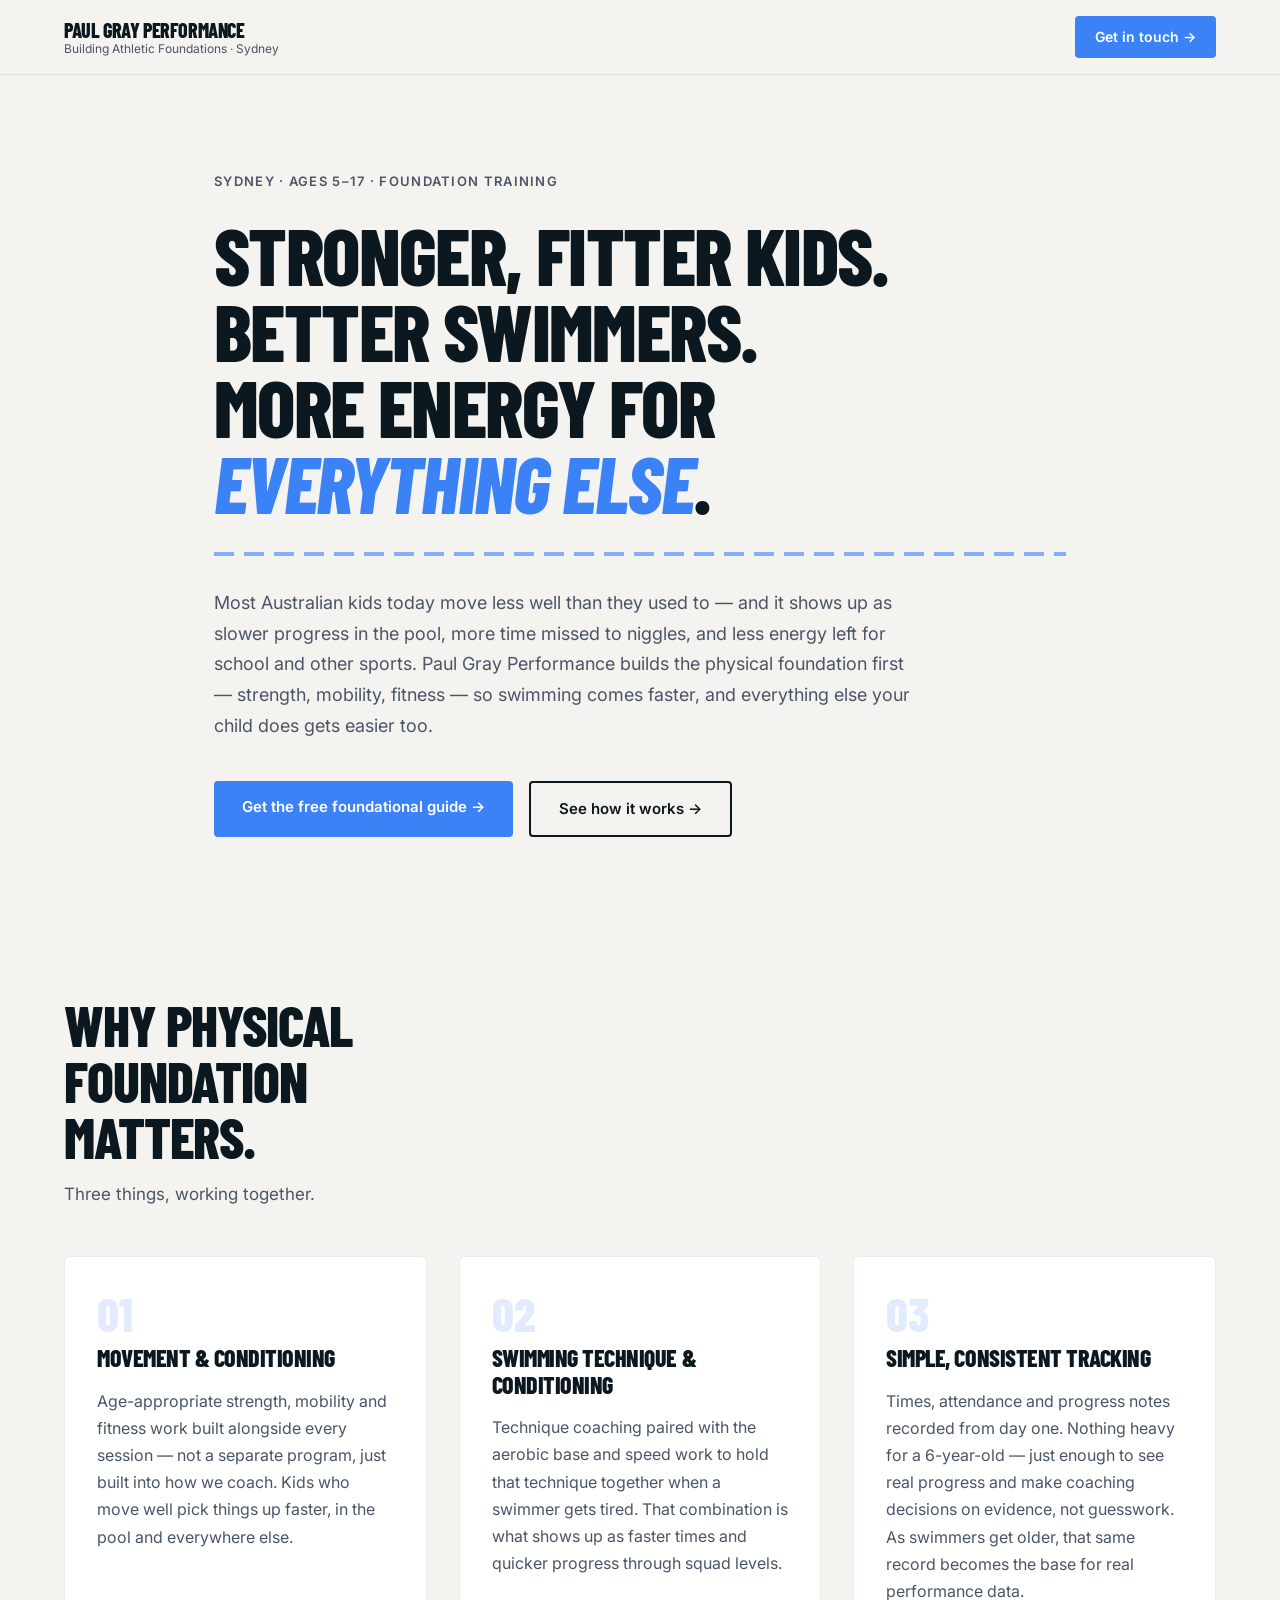
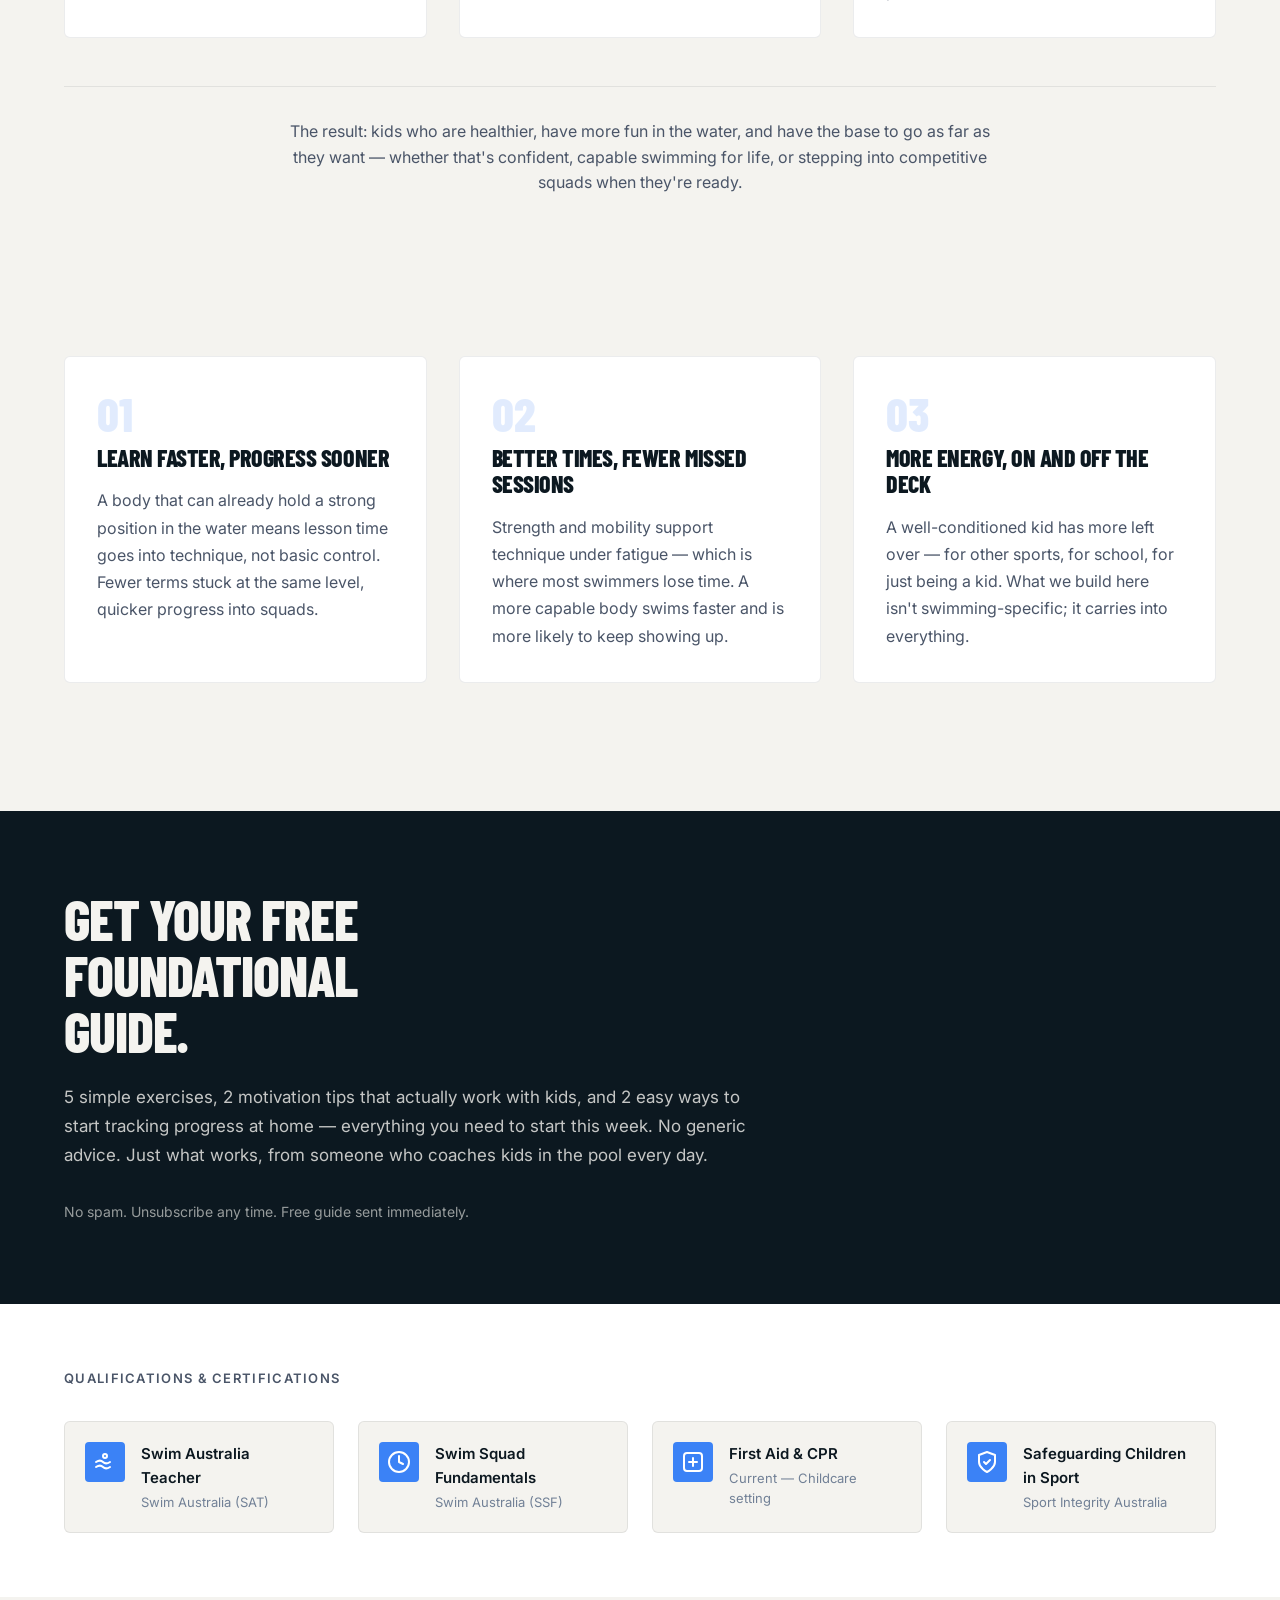
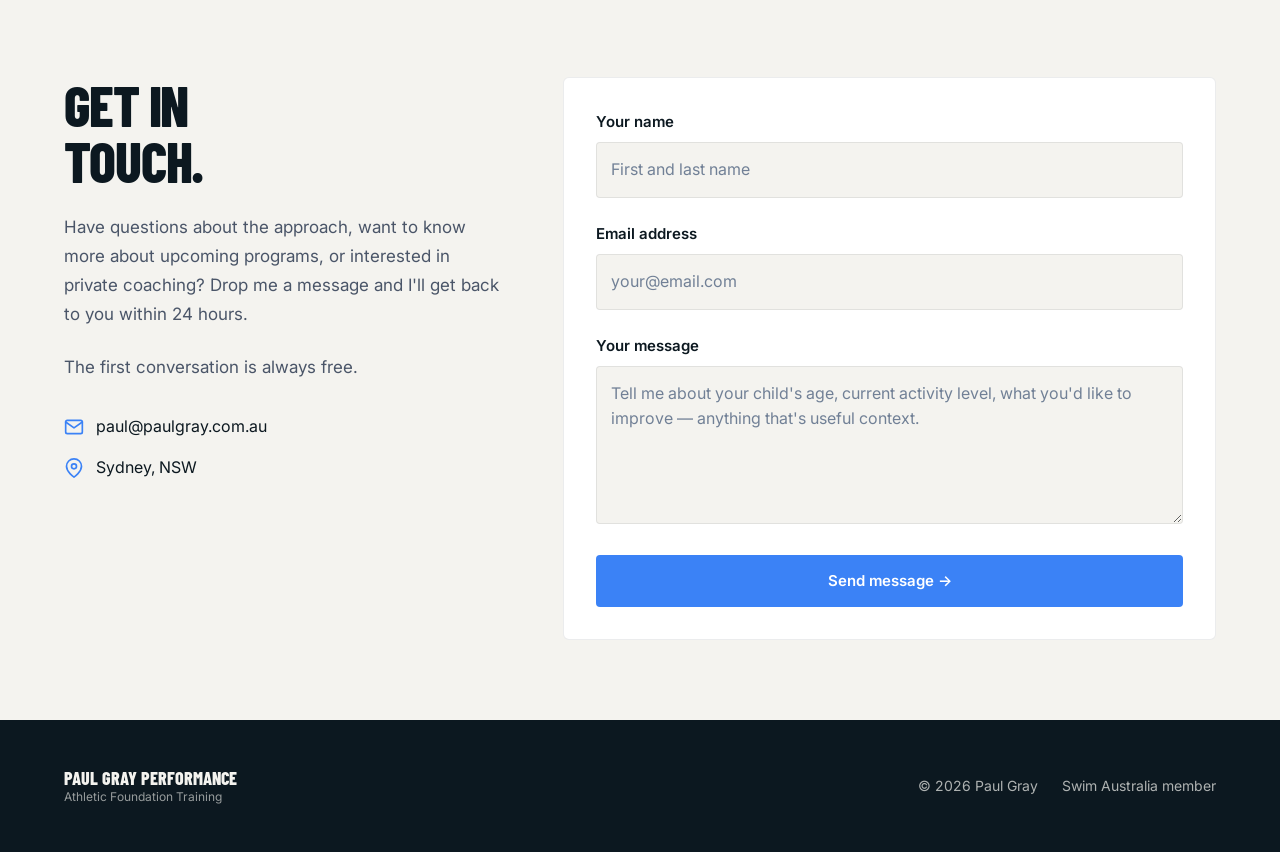
<file: index.html>
<!DOCTYPE html>
<html lang="en">
<head>
  <meta charset="UTF-8">
  <meta name="viewport" content="width=device-width, initial-scale=1.0">
  <meta name="description" content="Stronger, fitter kids. Better swimmers. More energy for everything else. Building physical foundations for kids aged 5-17 in Sydney through swimming, movement, and consistent tracking.">
  <meta name="theme-color" content="#F4F3EF" media="(prefers-color-scheme: light)">
  <meta name="theme-color" content="#0C1820" media="(prefers-color-scheme: dark)">
  <title>Paul Gray Performance | Stronger, Fitter Kids Through Swimming · Sydney</title>
  <link rel="icon" type="image/svg+xml" href="logo.svg">
  <link rel="preconnect" href="https://fonts.googleapis.com">
  <link rel="preconnect" href="https://fonts.gstatic.com" crossorigin>
  <link href="https://fonts.googleapis.com/css2?family=Barlow+Condensed:wght@700;800&family=Inter:ital,wght@0,400;0,500;0,600;1,400&display=swap" rel="stylesheet">
  <link rel="stylesheet" href="style.css">
</head>
<body>

  <!-- ============================================================
       NAV
  ============================================================ -->
  <header class="nav" role="banner">
    <div class="container nav__inner">
      <a href="/" class="nav__logo" aria-label="Paul Gray Performance — home">
        Paul Gray Performance
        <span>Building Athletic Foundations · Sydney</span>
      </a>
      <a href="#contact" class="btn btn--primary nav__cta">Get in touch →</a>
    </div>
  </header>

  <main>

    <!-- ============================================================
         HERO
    ============================================================ -->
    <section class="hero" aria-label="Introduction">
      <div class="container hero__inner">
        <p class="hero__eyebrow" aria-hidden="true">Sydney · Ages 5–17 · Foundation Training</p>
        <h1 class="hero__headline">
          STRONGER, FITTER KIDS.<br>
          BETTER SWIMMERS.<br>
          MORE ENERGY FOR<br>
          <em>EVERYTHING ELSE</em>.
        </h1>
        <div class="lane-rope" aria-hidden="true"></div>
        <p class="hero__body">
          Most Australian kids today move less well than they used to — and it shows up as slower progress in the pool, more time missed to niggles, and less energy left for school and other sports. Paul Gray Performance builds the physical foundation first — strength, mobility, fitness — so swimming comes faster, and everything else your child does gets easier too.
        </p>
        <div class="hero__actions">
          <a href="#signup" class="btn btn--primary">Get the free foundational guide →</a>
          <a href="/how-it-works.html" class="btn btn--ghost">See how it works →</a>
        </div>
      </div>
    </section>

    <!-- ============================================================
         VALUE PROPS
    ============================================================ -->
    <section class="services" aria-labelledby="services-heading">
      <div class="container">
        <header class="section-header">
          <h2 id="services-heading">WHY PHYSICAL<br>FOUNDATION<br>MATTERS.</h2>
          <p>Three things, working together.</p>
        </header>
        <ul class="services__grid" role="list">

          <li class="service-card">
            <div class="service-card__num" aria-hidden="true">01</div>
            <h3>Movement & Conditioning</h3>
            <p>
              Age-appropriate strength, mobility and fitness work built alongside every session — not a separate program, just built into how we coach. Kids who move well pick things up faster, in the pool and everywhere else.
            </p>
          </li>

          <li class="service-card">
            <div class="service-card__num" aria-hidden="true">02</div>
            <h3>Swimming Technique & Conditioning</h3>
            <p>
              Technique coaching paired with the aerobic base and speed work to hold that technique together when a swimmer gets tired. That combination is what shows up as faster times and quicker progress through squad levels.
            </p>
          </li>

          <li class="service-card">
            <div class="service-card__num" aria-hidden="true">03</div>
            <h3>Simple, Consistent Tracking</h3>
            <p>
              Times, attendance and progress notes recorded from day one. Nothing heavy for a 6-year-old — just enough to see real progress and make coaching decisions on evidence, not guesswork. As swimmers get older, that same record becomes the base for real performance data.
            </p>
          </li>

        </ul>
        <div class="services__footer">
          <p style="font-size: 1rem; color: var(--text-medium); max-width: 700px; margin: 0 auto;">
            The result: kids who are healthier, have more fun in the water, and have the base to go as far as they want — whether that's confident, capable swimming for life, or stepping into competitive squads when they're ready.
          </p>
        </div>
      </div>
    </section>

    <!-- ============================================================
         OUTCOME CARDS
    ============================================================ -->
    <section class="credentials" aria-labelledby="outcomes-heading" style="background: var(--bg-light); padding: 5rem 0;">
      <div class="container">
        <ul class="services__grid" role="list">

          <li class="service-card">
            <div class="service-card__num" aria-hidden="true">01</div>
            <h3>Learn Faster, Progress Sooner</h3>
            <p>
              A body that can already hold a strong position in the water means lesson time goes into technique, not basic control. Fewer terms stuck at the same level, quicker progress into squads.
            </p>
          </li>

          <li class="service-card">
            <div class="service-card__num" aria-hidden="true">02</div>
            <h3>Better Times, Fewer Missed Sessions</h3>
            <p>
              Strength and mobility support technique under fatigue — which is where most swimmers lose time. A more capable body swims faster and is more likely to keep showing up.
            </p>
          </li>

          <li class="service-card">
            <div class="service-card__num" aria-hidden="true">03</div>
            <h3>More Energy, On and Off the Deck</h3>
            <p>
              A well-conditioned kid has more left over — for other sports, for school, for just being a kid. What we build here isn't swimming-specific; it carries into everything.
            </p>
          </li>

        </ul>
      </div>
    </section>

    <!-- ============================================================
         EMAIL SIGNUP (dark section)
    ============================================================ -->
    <section class="signup" id="signup" aria-label="Get free guide">
      <div class="container">
        <h2 class="signup__heading">GET YOUR FREE<br>FOUNDATIONAL<br>GUIDE.</h2>
        <p class="signup__sub">
          5 simple exercises, 2 motivation tips that actually work with kids, and 2 easy ways to start tracking progress at home — everything you need to start this week. No generic advice. Just what works, from someone who coaches kids in the pool every day.
        </p>
        <script async data-uid="d7340a8010" src="https://paulgray.kit.com/d7340a8010/index.js"></script>
        <p class="signup__note">No spam. Unsubscribe any time. Free guide sent immediately.</p>
      </div>
    </section>

    <!-- ============================================================
         CREDENTIALS
    ============================================================ -->
    <section class="credentials" aria-labelledby="cred-heading">
      <div class="container">
        <p id="cred-heading" class="section-label">Qualifications &amp; certifications</p>
        <ul class="credentials__grid" role="list">

          <li class="cred-badge">
            <div class="cred-badge__icon" aria-hidden="true">
              <svg viewBox="0 0 24 24" fill="none" stroke="currentColor" stroke-width="2" stroke-linecap="round" stroke-linejoin="round">
                <path d="M3 17c3-2 5-2 7 0s4 2 7 0M3 12c3-2 5-2 7 0s4 2 7 0"/>
                <circle cx="12" cy="6" r="2"/>
              </svg>
            </div>
            <div>
              <strong class="cred-badge__name">Swim Australia Teacher</strong>
              <span class="cred-badge__issuer">Swim Australia (SAT)</span>
            </div>
          </li>

          <li class="cred-badge">
            <div class="cred-badge__icon" aria-hidden="true">
              <svg viewBox="0 0 24 24" fill="none" stroke="currentColor" stroke-width="2" stroke-linecap="round" stroke-linejoin="round">
                <circle cx="12" cy="12" r="10"/>
                <polyline points="12 6 12 12 16 14"/>
              </svg>
            </div>
            <div>
              <strong class="cred-badge__name">Swim Squad Fundamentals</strong>
              <span class="cred-badge__issuer">Swim Australia (SSF)</span>
            </div>
          </li>

          <li class="cred-badge">
            <div class="cred-badge__icon" aria-hidden="true">
              <svg viewBox="0 0 24 24" fill="none" stroke="currentColor" stroke-width="2" stroke-linecap="round" stroke-linejoin="round">
                <rect x="3" y="3" width="18" height="18" rx="3"/>
                <line x1="12" y1="8" x2="12" y2="16"/>
                <line x1="8" y1="12" x2="16" y2="12"/>
              </svg>
            </div>
            <div>
              <strong class="cred-badge__name">First Aid &amp; CPR</strong>
              <span class="cred-badge__issuer">Current — Childcare setting</span>
            </div>
          </li>

          <li class="cred-badge">
            <div class="cred-badge__icon" aria-hidden="true">
              <svg viewBox="0 0 24 24" fill="none" stroke="currentColor" stroke-width="2" stroke-linecap="round" stroke-linejoin="round">
                <path d="M12 22s8-4 8-10V5l-8-3-8 3v7c0 6 8 10 8 10z"/>
                <polyline points="9 12 11 14 15 10"/>
              </svg>
            </div>
            <div>
              <strong class="cred-badge__name">Safeguarding Children in Sport</strong>
              <span class="cred-badge__issuer">Sport Integrity Australia</span>
            </div>
          </li>

        </ul>
      </div>
    </section>

    <!-- ============================================================
         CONTACT
    ============================================================ -->
    <section class="contact" id="contact" aria-labelledby="contact-heading">
      <div class="container contact__inner">

        <div class="contact__info">
          <h2 id="contact-heading">GET IN<br>TOUCH.</h2>
          <p>
            Have questions about the approach, want to know more about upcoming programs,
            or interested in private coaching? Drop me a message and I'll get back to you
            within 24 hours.
          </p>
          <p>
            The first conversation is always free.
          </p>
          <div class="contact__details">
            <div class="contact__detail">
              <svg viewBox="0 0 24 24" fill="none" stroke="currentColor" stroke-width="2" stroke-linecap="round" stroke-linejoin="round" aria-hidden="true">
                <path d="M4 4h16c1.1 0 2 .9 2 2v12c0 1.1-.9 2-2 2H4c-1.1 0-2-.9-2-2V6c0-1.1.9-2 2-2z"/>
                <polyline points="22,6 12,13 2,6"/>
              </svg>
              <a href="mailto:paul@paulgray.com.au">paul@paulgray.com.au</a>
            </div>
            <div class="contact__detail">
              <svg viewBox="0 0 24 24" fill="none" stroke="currentColor" stroke-width="2" stroke-linecap="round" stroke-linejoin="round" aria-hidden="true">
                <path d="M21 10c0 7-9 13-9 13s-9-6-9-13a9 9 0 0 1 18 0z"/>
                <circle cx="12" cy="10" r="3"/>
              </svg>
              Sydney, NSW
            </div>
          </div>
        </div>

        <div class="contact__form-wrapper">
          <form
            class="contact-form"
            name="contact"
            method="POST"
            data-netlify="true"
            netlify-honeypot="bot-field"
            novalidate
          >
            <input type="hidden" name="form-name" value="contact">
            <p class="form-honeypot"><label>Don't fill this in: <input name="bot-field" tabindex="-1"></label></p>

            <div class="form-row">
              <label class="form-label" for="cf-name">Your name</label>
              <input type="text" id="cf-name" name="name" placeholder="First and last name" required>
            </div>

            <div class="form-row">
              <label class="form-label" for="cf-email">Email address</label>
              <input type="email" id="cf-email" name="email" placeholder="your@email.com" required>
            </div>

            <div class="form-row">
              <label class="form-label" for="cf-message">Your message</label>
              <textarea
                id="cf-message"
                name="message"
                rows="5"
                placeholder="Tell me about your child's age, current activity level, what you'd like to improve — anything that's useful context."
                required
              ></textarea>
            </div>

            <button type="submit" class="btn btn--primary btn--full">Send message →</button>
          </form>
        </div>

      </div>
    </section>

  </main>

  <!-- ============================================================
       FOOTER
  ============================================================ -->
  <footer class="footer" role="contentinfo">
    <div class="container footer__inner">
      <p class="footer__logo">PAUL GRAY PERFORMANCE <span>Athletic Foundation Training</span></p>
      <p class="footer__meta">
        <span>© 2026 Paul Gray</span>
        <span>Swim Australia member</span>
      </p>
    </div>
  </footer>

  <script src="script.js"></script>

</body>
</html>
</file>
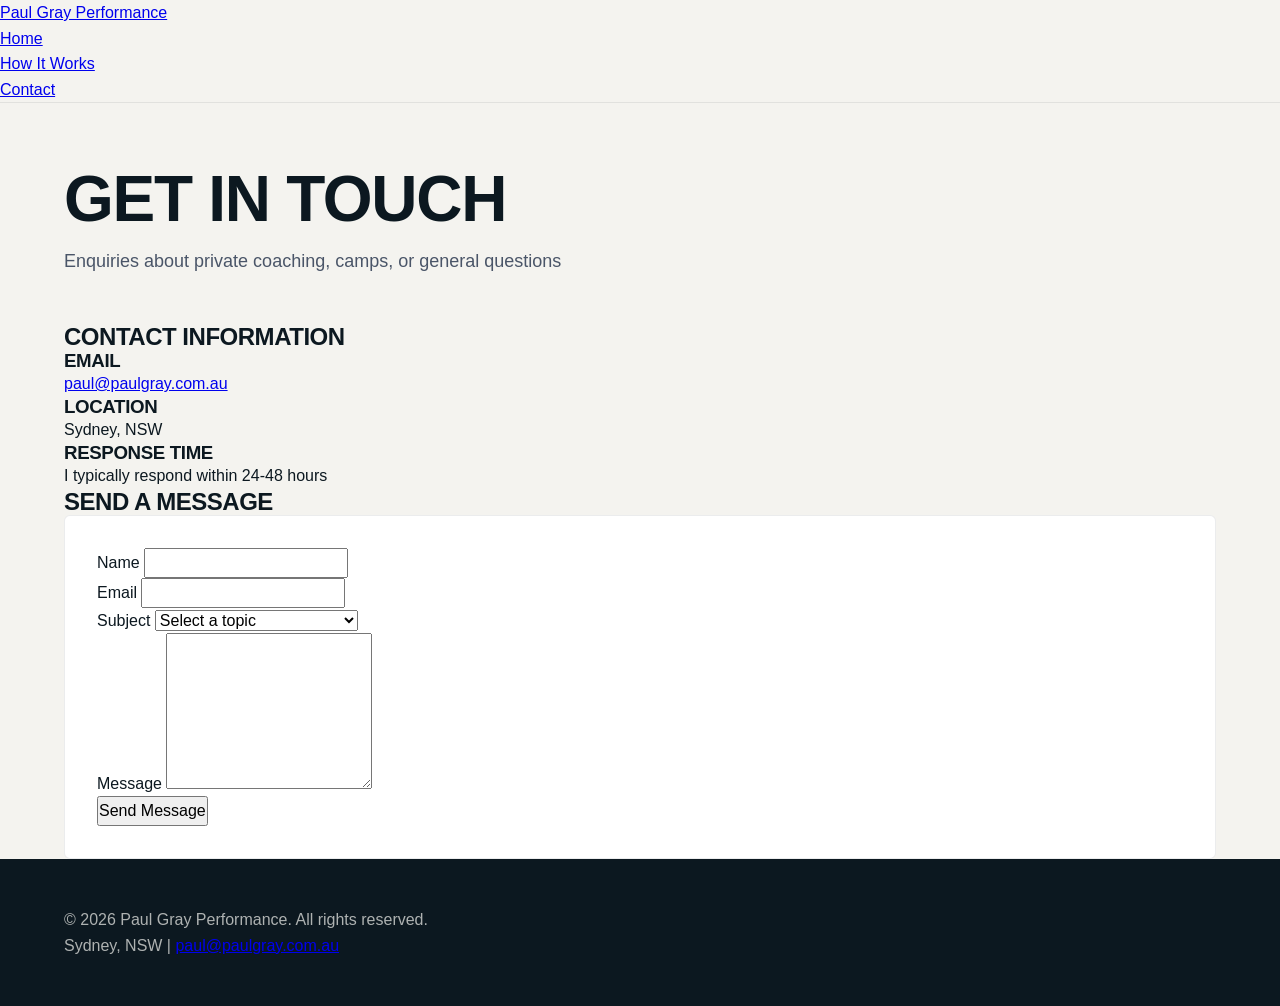
<file: contact.html>
<!DOCTYPE html>
<html lang="en">
<head>
    <meta charset="UTF-8">
    <meta name="viewport" content="width=device-width, initial-scale=1.0">
    <title>Contact - Paul Gray Performance</title>
    <meta name="description" content="Get in touch about private coaching, camp enquiries, or general questions about Paul Gray Performance.">
    <link rel="stylesheet" href="style.css">
</head>
<body>
    <nav class="nav">
        <div class="nav-container">
            <a href="/" class="logo">Paul Gray Performance</a>
            <ul class="nav-links">
                <li><a href="/">Home</a></li>
                <li><a href="/how-it-works.html">How It Works</a></li>
                <li><a href="/contact.html" aria-current="page">Contact</a></li>
            </ul>
        </div>
    </nav>

    <main>
        <section class="page-hero">
            <div class="container">
                <h1>Get In Touch</h1>
                <p class="subtitle">Enquiries about private coaching, camps, or general questions</p>
            </div>
        </section>

        <section class="contact-section">
            <div class="container">
                <div class="contact-grid">
                    <div class="contact-info">
                        <h2>Contact Information</h2>
                        <div class="info-item">
                            <h3>Email</h3>
                            <p><a href="mailto:paul@paulgray.com.au">paul@paulgray.com.au</a></p>
                        </div>
                        <div class="info-item">
                            <h3>Location</h3>
                            <p>Sydney, NSW</p>
                        </div>
                        <div class="info-item">
                            <h3>Response Time</h3>
                            <p>I typically respond within 24-48 hours</p>
                        </div>
                    </div>

                    <div class="contact-form-container">
                        <h2>Send a Message</h2>
                        <form class="contact-form" id="contactForm">
                            <div class="form-group">
                                <label for="name">Name</label>
                                <input type="text" id="name" name="name" required>
                            </div>
                            <div class="form-group">
                                <label for="email">Email</label>
                                <input type="email" id="email" name="email" required>
                            </div>
                            <div class="form-group">
                                <label for="subject">Subject</label>
                                <select id="subject" name="subject" required>
                                    <option value="">Select a topic</option>
                                    <option value="private-coaching">Private Coaching Enquiry</option>
                                    <option value="camps">Camp Information</option>
                                    <option value="community">Community Program</option>
                                    <option value="general">General Question</option>
                                </select>
                            </div>
                            <div class="form-group">
                                <label for="message">Message</label>
                                <textarea id="message" name="message" rows="6" required></textarea>
                            </div>
                            <button type="submit" class="cta-primary">Send Message</button>
                        </form>
                    </div>
                </div>
            </div>
        </section>
    </main>

    <footer class="footer">
        <div class="container">
            <p>&copy; 2026 Paul Gray Performance. All rights reserved.</p>
            <p>Sydney, NSW | <a href="mailto:paul@paulgray.com.au">paul@paulgray.com.au</a></p>
        </div>
    </footer>

    <script src="script.js"></script>
</body>
</html>
</file>
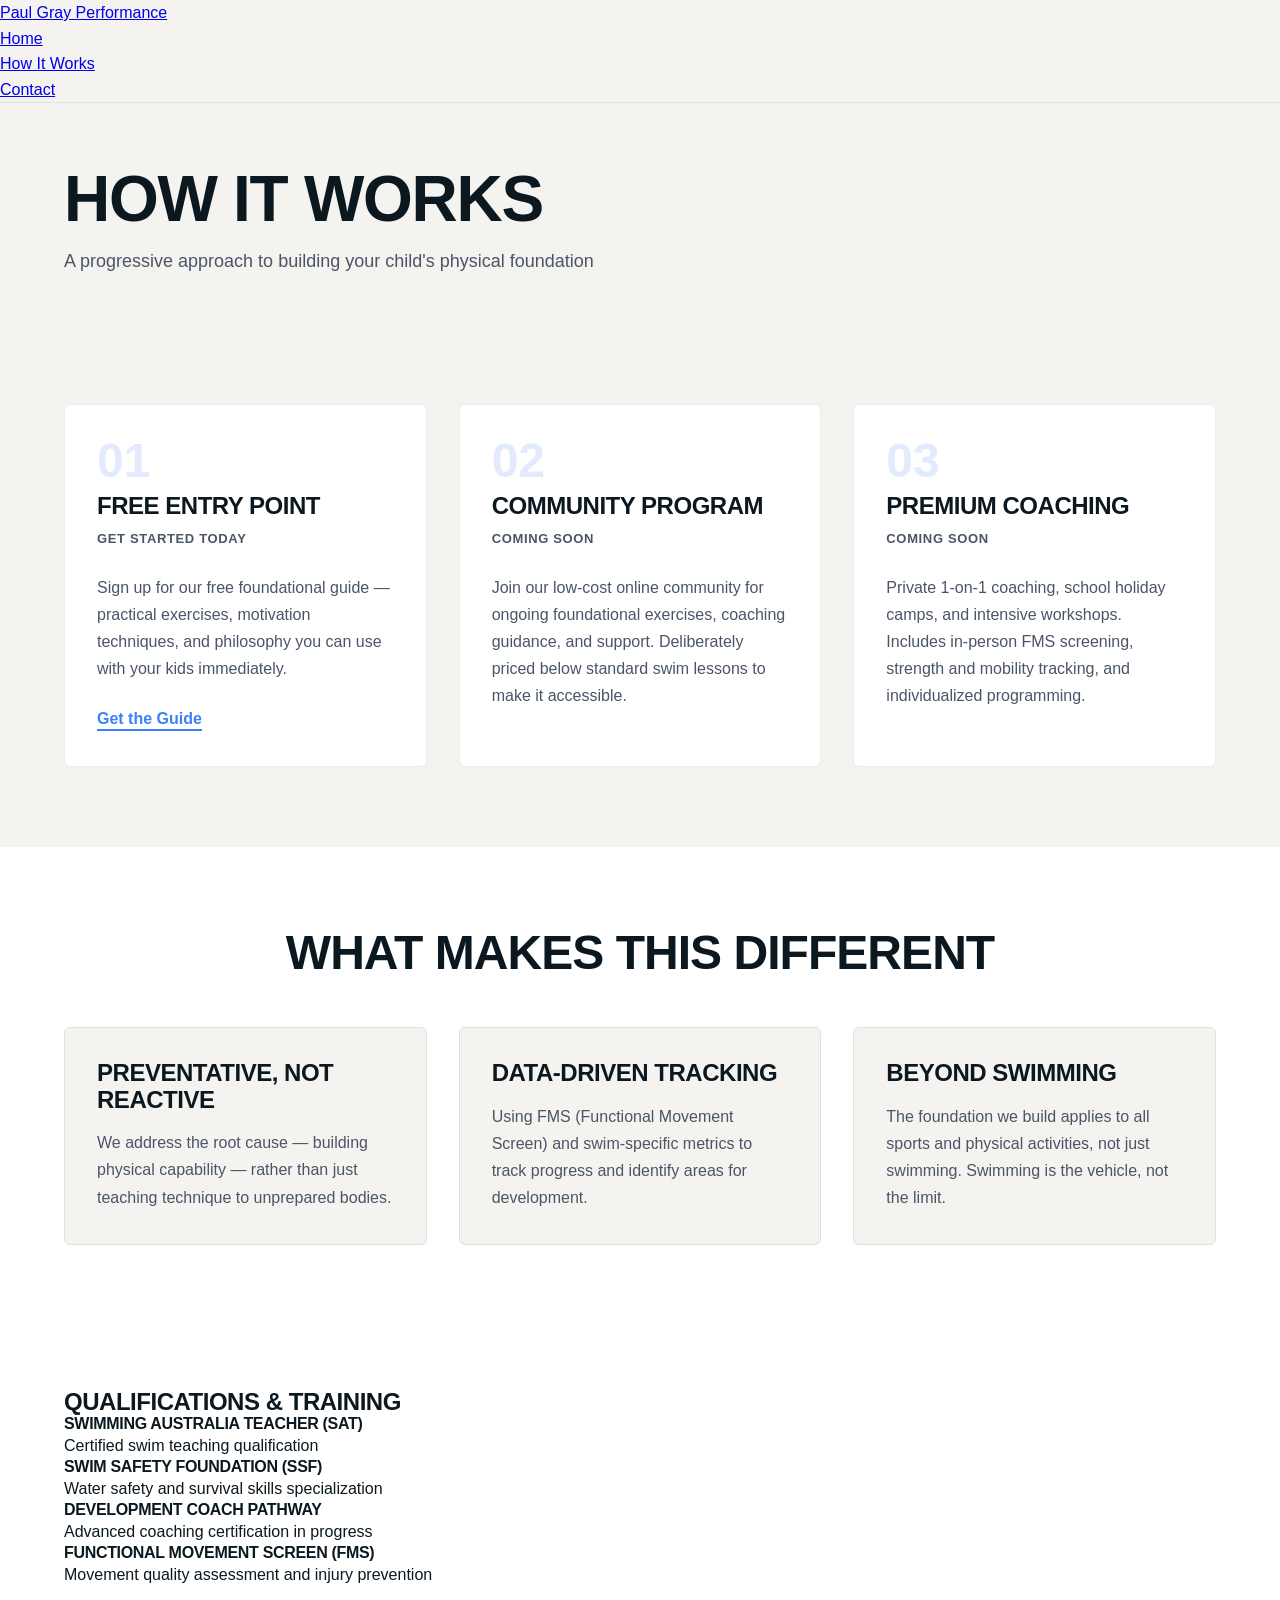
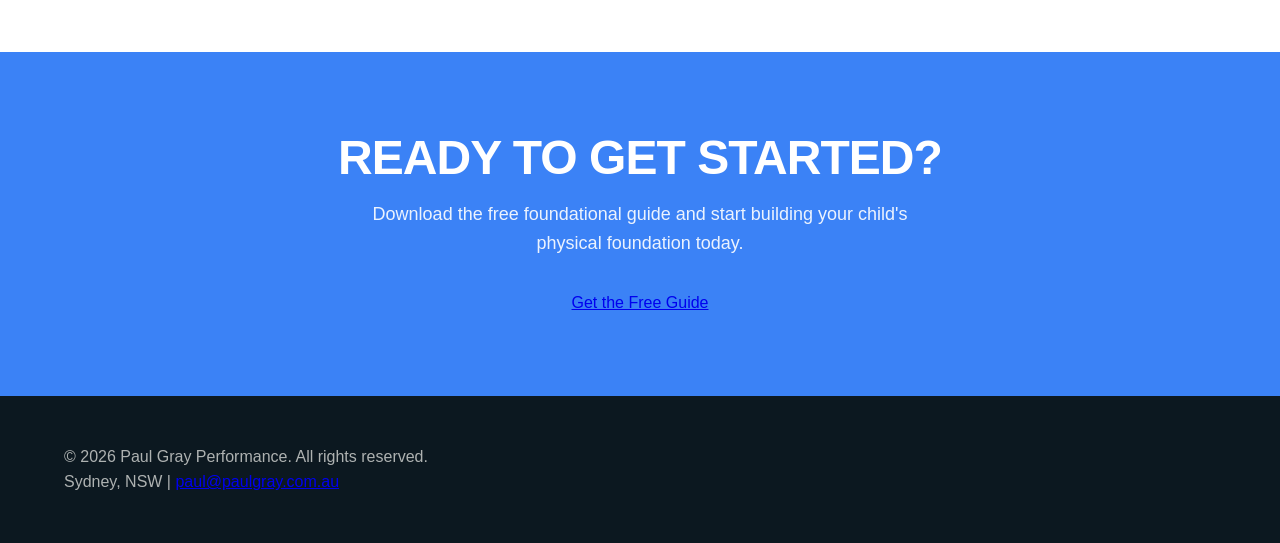
<file: how-it-works.html>
<!DOCTYPE html>
<html lang="en">
<head>
    <meta charset="UTF-8">
    <meta name="viewport" content="width=device-width, initial-scale=1.0">
    <title>How It Works - Paul Gray Performance</title>
    <meta name="description" content="Learn about our tiered approach to building physical foundations for kids through swimming, from free resources to premium coaching.">
    <link rel="stylesheet" href="style.css">
</head>
<body>
    <nav class="nav">
        <div class="nav-container">
            <a href="/" class="logo">Paul Gray Performance</a>
            <ul class="nav-links">
                <li><a href="/">Home</a></li>
                <li><a href="/how-it-works.html" aria-current="page">How It Works</a></li>
                <li><a href="/contact.html">Contact</a></li>
            </ul>
        </div>
    </nav>

    <main>
        <section class="page-hero">
            <div class="container">
                <h1>How It Works</h1>
                <p class="subtitle">A progressive approach to building your child's physical foundation</p>
            </div>
        </section>

        <section class="approach">
            <div class="container">
                <div class="tier-grid">
                    <div class="tier-card">
                        <div class="tier-number">01</div>
                        <h3>Free Entry Point</h3>
                        <p class="tier-label">Get Started Today</p>
                        <p>Sign up for our free foundational guide — practical exercises, motivation techniques, and philosophy you can use with your kids immediately.</p>
                        <a href="/#signup" class="tier-cta">Get the Guide</a>
                    </div>

                    <div class="tier-card">
                        <div class="tier-number">02</div>
                        <h3>Community Program</h3>
                        <p class="tier-label">Coming Soon</p>
                        <p>Join our low-cost online community for ongoing foundational exercises, coaching guidance, and support. Deliberately priced below standard swim lessons to make it accessible.</p>
                    </div>

                    <div class="tier-card">
                        <div class="tier-number">03</div>
                        <h3>Premium Coaching</h3>
                        <p class="tier-label">Coming Soon</p>
                        <p>Private 1-on-1 coaching, school holiday camps, and intensive workshops. Includes in-person FMS screening, strength and mobility tracking, and individualized programming.</p>
                    </div>
                </div>
            </div>
        </section>

        <section class="methodology">
            <div class="container">
                <h2>What Makes This Different</h2>
                <div class="method-grid">
                    <div class="method-card">
                        <h3>Preventative, Not Reactive</h3>
                        <p>We address the root cause — building physical capability — rather than just teaching technique to unprepared bodies.</p>
                    </div>
                    <div class="method-card">
                        <h3>Data-Driven Tracking</h3>
                        <p>Using FMS (Functional Movement Screen) and swim-specific metrics to track progress and identify areas for development.</p>
                    </div>
                    <div class="method-card">
                        <h3>Beyond Swimming</h3>
                        <p>The foundation we build applies to all sports and physical activities, not just swimming. Swimming is the vehicle, not the limit.</p>
                    </div>
                </div>
            </div>
        </section>

        <section class="credentials">
            <div class="container">
                <h2>Qualifications & Training</h2>
                <div class="credentials-grid">
                    <div class="credential-item">
                        <h4>Swimming Australia Teacher (SAT)</h4>
                        <p>Certified swim teaching qualification</p>
                    </div>
                    <div class="credential-item">
                        <h4>Swim Safety Foundation (SSF)</h4>
                        <p>Water safety and survival skills specialization</p>
                    </div>
                    <div class="credential-item">
                        <h4>Development Coach Pathway</h4>
                        <p>Advanced coaching certification in progress</p>
                    </div>
                    <div class="credential-item">
                        <h4>Functional Movement Screen (FMS)</h4>
                        <p>Movement quality assessment and injury prevention</p>
                    </div>
                </div>
            </div>
        </section>

        <section class="cta-section">
            <div class="container">
                <h2>Ready to Get Started?</h2>
                <p>Download the free foundational guide and start building your child's physical foundation today.</p>
                <a href="/#signup" class="cta-primary">Get the Free Guide</a>
            </div>
        </section>
    </main>

    <footer class="footer">
        <div class="container">
            <p>&copy; 2026 Paul Gray Performance. All rights reserved.</p>
            <p>Sydney, NSW | <a href="mailto:paul@paulgray.com.au">paul@paulgray.com.au</a></p>
        </div>
    </footer>

    <script src="script.js"></script>
</body>
</html>
</file>
<file: style.css>
/* ================================================================
   PAUL GRAY PERFORMANCE — STYLESHEET
   Based on paulgray.coach design system
   ================================================================ */

/* ── CSS CUSTOM PROPERTIES ────────────────────────────────────── */
:root {
  --text-dark: #0C1820;
  --text-medium: #4A5568;
  --text-light: #718096;
  --bg-light: #F4F3EF;
  --bg-white: #FFFFFF;
  --accent-blue: #3B82F6;
  --accent-blue-hover: #2563EB;
  --border-light: rgba(12, 24, 32, 0.08);
  --shadow-sm: 0 1px 3px rgba(12, 24, 32, 0.08);
  --shadow-md: 0 4px 12px rgba(12, 24, 32, 0.12);
  --transition-fast: 0.15s ease;
  --transition-normal: 0.25s ease;
}

@media (prefers-color-scheme: dark) {
  :root {
    --text-dark: #F4F3EF;
    --text-medium: #A0AEC0;
    --text-light: #718096;
    --bg-light: #0C1820;
    --bg-white: #1A2730;
    --border-light: rgba(244, 243, 239, 0.1);
  }
}

/* ── BASE RESET ───────────────────────────────────────────────── */
*, *::before, *::after {
  box-sizing: border-box;
}

* {
  margin: 0;
  padding: 0;
}

html {
  scroll-behavior: smooth;
  -webkit-font-smoothing: antialiased;
  -moz-osx-font-smoothing: grayscale;
}

body {
  font-family: 'Inter', -apple-system, BlinkMacSystemFont, 'Segoe UI', Roboto, sans-serif;
  font-size: 1rem;
  line-height: 1.6;
  color: var(--text-dark);
  background-color: var(--bg-light);
}

img, picture, video, canvas, svg {
  display: block;
  max-width: 100%;
}

input, button, textarea, select {
  font: inherit;
}

/* ── TYPOGRAPHY ───────────────────────────────────────────────── */
h1, h2, h3, h4, h5, h6 {
  font-family: 'Barlow Condensed', 'Arial Narrow', sans-serif;
  font-weight: 800;
  line-height: 1.1;
  letter-spacing: -0.02em;
  text-transform: uppercase;
}

em {
  font-style: italic;
  font-weight: 500;
}

/* ── LAYOUT ───────────────────────────────────────────────────── */
.container {
  max-width: 1200px;
  margin-left: auto;
  margin-right: auto;
  padding-left: 1.5rem;
  padding-right: 1.5rem;
}

@media (max-width: 768px) {
  .container {
    padding-left: 1rem;
    padding-right: 1rem;
  }
}

/* ── BUTTONS ──────────────────────────────────────────────────── */
.btn {
  display: inline-block;
  padding: 0.875rem 1.75rem;
  font-weight: 600;
  font-size: 0.9375rem;
  text-decoration: none;
  border-radius: 4px;
  border: none;
  cursor: pointer;
  transition: all var(--transition-normal);
  text-align: center;
}

.btn--primary {
  background: var(--accent-blue);
  color: white;
}

.btn--primary:hover {
  background: var(--accent-blue-hover);
  transform: translateY(-1px);
  box-shadow: 0 4px 12px rgba(59, 130, 246, 0.3);
}

.btn--ghost {
  background: transparent;
  color: var(--text-dark);
  border: 2px solid var(--text-dark);
}

.btn--ghost:hover {
  background: var(--text-dark);
  color: var(--bg-light);
}

.btn--full {
  width: 100%;
}

/* ── NAVIGATION ───────────────────────────────────────────────── */
.nav {
  position: sticky;
  top: 0;
  z-index: 100;
  background: rgba(244, 243, 239, 0.95);
  backdrop-filter: blur(10px);
  border-bottom: 1px solid var(--border-light);
  transition: box-shadow var(--transition-normal);
}

@media (prefers-color-scheme: dark) {
  .nav {
    background: rgba(12, 24, 32, 0.95);
  }
}

.nav--scrolled {
  box-shadow: var(--shadow-sm);
}

.nav__inner {
  display: flex;
  justify-content: space-between;
  align-items: center;
  padding-top: 1rem;
  padding-bottom: 1rem;
}

.nav__logo {
  font-family: 'Barlow Condensed', sans-serif;
  font-weight: 800;
  font-size: 1.25rem;
  text-transform: uppercase;
  letter-spacing: -0.02em;
  color: var(--text-dark);
  text-decoration: none;
  display: flex;
  flex-direction: column;
  line-height: 1.2;
}

.nav__logo span {
  font-family: 'Inter', sans-serif;
  font-size: 0.75rem;
  font-weight: 400;
  color: var(--text-medium);
  text-transform: none;
  letter-spacing: 0;
}

.nav__cta {
  padding: 0.625rem 1.25rem;
  font-size: 0.875rem;
}

@media (max-width: 768px) {
  .nav__logo {
    font-size: 1rem;
  }
  .nav__logo span {
    font-size: 0.65rem;
  }
  .nav__cta {
    padding: 0.5rem 1rem;
    font-size: 0.8125rem;
  }
}

/* ── HERO ─────────────────────────────────────────────────────── */
.hero {
  padding: 6rem 0 5rem;
  background: var(--bg-light);
}

.hero__inner {
  max-width: 900px;
}

.hero__eyebrow {
  font-size: 0.8125rem;
  font-weight: 600;
  text-transform: uppercase;
  letter-spacing: 0.1em;
  color: var(--text-medium);
  margin-bottom: 1.5rem;
}

.hero__headline {
  font-size: clamp(2.5rem, 8vw, 5rem);
  line-height: 0.95;
  margin-bottom: 2rem;
  color: var(--text-dark);
}

.hero__headline em {
  font-style: italic;
  font-weight: 800;
  color: var(--accent-blue);
}

.lane-rope {
  height: 4px;
  background: repeating-linear-gradient(
    90deg,
    var(--accent-blue) 0px,
    var(--accent-blue) 20px,
    transparent 20px,
    transparent 30px
  );
  margin: 2rem 0;
  opacity: 0.6;
}

.hero__body {
  font-size: 1.125rem;
  line-height: 1.7;
  color: var(--text-medium);
  margin-bottom: 2.5rem;
  max-width: 700px;
}

.hero__actions {
  display: flex;
  gap: 1rem;
  flex-wrap: wrap;
}

@media (max-width: 768px) {
  .hero {
    padding: 3rem 0 2.5rem;
  }
  .hero__actions {
    flex-direction: column;
  }
  .hero__actions .btn {
    width: 100%;
  }
}

/* ── SECTION LABEL ────────────────────────────────────────────── */
.section-label {
  font-size: 0.8125rem;
  font-weight: 600;
  text-transform: uppercase;
  letter-spacing: 0.1em;
  color: var(--text-medium);
  margin-bottom: 2rem;
}

/* ── CREDENTIALS ──────────────────────────────────────────────── */
.credentials {
  padding: 4rem 0;
  background: var(--bg-white);
}

.credentials__grid {
  display: grid;
  grid-template-columns: repeat(auto-fit, minmax(240px, 1fr));
  gap: 1.5rem;
  list-style: none;
}

.cred-badge {
  display: flex;
  gap: 1rem;
  padding: 1.25rem;
  background: var(--bg-light);
  border-radius: 6px;
  border: 1px solid var(--border-light);
  transition: all var(--transition-normal);
}

.cred-badge:hover {
  transform: translateY(-2px);
  box-shadow: var(--shadow-sm);
}

.cred-badge__icon {
  flex-shrink: 0;
  width: 2.5rem;
  height: 2.5rem;
  display: flex;
  align-items: center;
  justify-content: center;
  background: var(--accent-blue);
  color: white;
  border-radius: 4px;
}

.cred-badge__icon svg {
  width: 1.5rem;
  height: 1.5rem;
}

.cred-badge__name {
  display: block;
  font-family: 'Inter', sans-serif;
  font-size: 0.9375rem;
  font-weight: 600;
  color: var(--text-dark);
  margin-bottom: 0.125rem;
}

.cred-badge__issuer {
  display: block;
  font-size: 0.8125rem;
  color: var(--text-light);
}

@media (max-width: 768px) {
  .credentials__grid {
    grid-template-columns: 1fr;
  }
}

/* ── SECTION HEADER ───────────────────────────────────────────── */
.section-header {
  margin-bottom: 3rem;
}

.section-header h2 {
  font-size: clamp(2rem, 5vw, 3.5rem);
  line-height: 1;
  margin-bottom: 1rem;
}

.section-header p {
  font-size: 1.0625rem;
  color: var(--text-medium);
  max-width: 600px;
}

/* ── SERVICES ─────────────────────────────────────────────────── */
.services {
  padding: 5rem 0;
  background: var(--bg-light);
}

.services__grid {
  display: grid;
  grid-template-columns: repeat(auto-fit, minmax(280px, 1fr));
  gap: 2rem;
  list-style: none;
  margin-bottom: 3rem;
}

.service-card {
  padding: 2rem;
  background: var(--bg-white);
  border-radius: 6px;
  border: 1px solid var(--border-light);
  transition: all var(--transition-normal);
}

.service-card:hover {
  transform: translateY(-4px);
  box-shadow: var(--shadow-md);
}

.service-card__num {
  font-family: 'Barlow Condensed', sans-serif;
  font-size: 3rem;
  font-weight: 800;
  color: var(--accent-blue);
  opacity: 0.15;
  line-height: 1;
  margin-bottom: 0.5rem;
}

.service-card h3 {
  font-size: 1.5rem;
  margin-bottom: 1rem;
  color: var(--text-dark);
}

.service-card p {
  color: var(--text-medium);
  line-height: 1.7;
}

.services__footer {
  text-align: center;
  padding-top: 2rem;
  border-top: 1px solid var(--border-light);
}

.services__pricing {
  font-size: 1.125rem;
  color: var(--text-medium);
  margin-bottom: 1.5rem;
}

.services__pricing strong {
  color: var(--text-dark);
  font-weight: 700;
}

@media (max-width: 768px) {
  .services__grid {
    grid-template-columns: 1fr;
  }
}

/* ── SIGNUP (DARK SECTION) ────────────────────────────────────── */
.signup {
  padding: 5rem 0;
  background: var(--text-dark);
  color: var(--bg-light);
}

.signup__heading {
  font-size: clamp(2rem, 5vw, 3.5rem);
  line-height: 1;
  margin-bottom: 1.5rem;
  color: var(--bg-light);
}

.signup__sub {
  font-size: 1.0625rem;
  line-height: 1.7;
  color: rgba(244, 243, 239, 0.8);
  margin-bottom: 2rem;
  max-width: 700px;
}

.signup__note {
  font-size: 0.875rem;
  color: rgba(244, 243, 239, 0.6);
  margin-top: 1rem;
}

/* ── ABOUT ────────────────────────────────────────────────────── */
.about {
  padding: 5rem 0;
  background: var(--bg-white);
}

.about__inner {
  display: grid;
  grid-template-columns: 1fr 1.5fr;
  gap: 4rem;
  align-items: center;
}

.about__image {
  width: 100%;
  border-radius: 6px;
  box-shadow: var(--shadow-md);
}

.about__content h2 {
  font-size: clamp(2rem, 5vw, 3.5rem);
  line-height: 1;
  margin-bottom: 1.5rem;
}

.about__content p {
  font-size: 1.0625rem;
  line-height: 1.7;
  color: var(--text-medium);
  margin-bottom: 1.5rem;
}

.about__content .btn {
  margin-top: 1rem;
}

@media (max-width: 768px) {
  .about__inner {
    grid-template-columns: 1fr;
    gap: 2rem;
  }
}

/* ── CONTACT ──────────────────────────────────────────────────── */
.contact {
  padding: 5rem 0;
  background: var(--bg-light);
}

.contact__inner {
  display: grid;
  grid-template-columns: 1fr 1.5fr;
  gap: 4rem;
}

.contact__info h2 {
  font-size: clamp(2rem, 5vw, 3.5rem);
  line-height: 1;
  margin-bottom: 1.5rem;
}

.contact__info p {
  font-size: 1.0625rem;
  line-height: 1.7;
  color: var(--text-medium);
  margin-bottom: 1.5rem;
}

.contact__details {
  margin-top: 2rem;
}

.contact__detail {
  display: flex;
  align-items: center;
  gap: 0.75rem;
  margin-bottom: 1rem;
}

.contact__detail svg {
  width: 1.25rem;
  height: 1.25rem;
  color: var(--accent-blue);
  flex-shrink: 0;
}

.contact__detail a {
  color: var(--text-dark);
  text-decoration: none;
  transition: color var(--transition-fast);
}

.contact__detail a:hover {
  color: var(--accent-blue);
}

/* ── CONTACT FORM ─────────────────────────────────────────────── */
.contact-form {
  background: var(--bg-white);
  padding: 2rem;
  border-radius: 6px;
  border: 1px solid var(--border-light);
}

.form-row {
  margin-bottom: 1.5rem;
}

.form-label {
  display: block;
  font-weight: 600;
  font-size: 0.9375rem;
  margin-bottom: 0.5rem;
  color: var(--text-dark);
}

.form-row input,
.form-row textarea {
  width: 100%;
  padding: 0.875rem;
  border: 1px solid var(--border-light);
  border-radius: 4px;
  background: var(--bg-light);
  color: var(--text-dark);
  transition: border-color var(--transition-fast);
}

.form-row input:focus,
.form-row textarea:focus {
  outline: none;
  border-color: var(--accent-blue);
}

.form-row input::placeholder,
.form-row textarea::placeholder {
  color: var(--text-light);
}

.form-honeypot {
  position: absolute;
  left: -9999px;
}

.form-success-block {
  background: var(--bg-white);
  padding: 3rem 2rem;
  border-radius: 6px;
  text-align: center;
}

.form-success {
  font-size: 1.25rem;
  font-weight: 600;
  color: var(--accent-blue);
}

@media (max-width: 768px) {
  .contact__inner {
    grid-template-columns: 1fr;
    gap: 3rem;
  }
}

/* ── FOOTER ───────────────────────────────────────────────────── */
.footer {
  padding: 3rem 0;
  background: var(--text-dark);
  color: rgba(244, 243, 239, 0.7);
}

.footer__inner {
  display: flex;
  justify-content: space-between;
  align-items: center;
  flex-wrap: wrap;
  gap: 1rem;
}

.footer__logo {
  font-family: 'Barlow Condensed', sans-serif;
  font-size: 1.125rem;
  font-weight: 800;
  text-transform: uppercase;
  color: var(--bg-light);
  display: flex;
  flex-direction: column;
  line-height: 1.2;
}

.footer__logo span {
  font-family: 'Inter', sans-serif;
  font-size: 0.75rem;
  font-weight: 400;
  text-transform: none;
  color: rgba(244, 243, 239, 0.6);
}

.footer__meta {
  display: flex;
  gap: 1.5rem;
  font-size: 0.875rem;
  flex-wrap: wrap;
}

@media (max-width: 768px) {
  .footer__inner {
    flex-direction: column;
    align-items: flex-start;
  }
  .footer__meta {
    flex-direction: column;
    gap: 0.5rem;
  }
}

/* ── TIER GRID (How It Works page) ────────────────────────────── */
.approach {
  padding: 5rem 0;
  background: var(--bg-light);
}

.tier-grid {
  display: grid;
  grid-template-columns: repeat(auto-fit, minmax(280px, 1fr));
  gap: 2rem;
}

.tier-card {
  padding: 2rem;
  background: var(--bg-white);
  border-radius: 6px;
  border: 1px solid var(--border-light);
  transition: all var(--transition-normal);
}

.tier-card:hover {
  transform: translateY(-4px);
  box-shadow: var(--shadow-md);
}

.tier-number {
  font-family: 'Barlow Condensed', sans-serif;
  font-size: 3rem;
  font-weight: 800;
  color: var(--accent-blue);
  opacity: 0.15;
  line-height: 1;
  margin-bottom: 0.5rem;
}

.tier-card h3 {
  font-size: 1.5rem;
  margin-bottom: 0.5rem;
  color: var(--text-dark);
}

.tier-label {
  font-size: 0.8125rem;
  font-weight: 600;
  text-transform: uppercase;
  letter-spacing: 0.05em;
  color: var(--accent-blue);
  margin-bottom: 1rem;
  display: block;
}

.tier-card > p {
  color: var(--text-medium);
  line-height: 1.7;
  margin-bottom: 1.5rem;
}

.tier-cta {
  color: var(--accent-blue);
  font-weight: 600;
  text-decoration: none;
  border-bottom: 2px solid var(--accent-blue);
  padding-bottom: 2px;
  transition: all var(--transition-fast);
}

.tier-cta:hover {
  color: var(--accent-blue-hover);
  border-bottom-color: var(--accent-blue-hover);
}

/* ── METHODOLOGY ──────────────────────────────────────────────── */
.methodology {
  padding: 5rem 0;
  background: var(--bg-white);
}

.methodology h2 {
  font-size: clamp(2rem, 5vw, 3rem);
  text-align: center;
  margin-bottom: 3rem;
}

.method-grid {
  display: grid;
  grid-template-columns: repeat(auto-fit, minmax(280px, 1fr));
  gap: 2rem;
}

.method-card {
  padding: 2rem;
  background: var(--bg-light);
  border-radius: 6px;
  border: 1px solid var(--border-light);
}

.method-card h3 {
  font-size: 1.5rem;
  margin-bottom: 1rem;
  color: var(--text-dark);
}

.method-card p {
  color: var(--text-medium);
  line-height: 1.7;
}

/* ── PAGE HERO (secondary pages) ──────────────────────────────── */
.page-hero {
  padding: 4rem 0 3rem;
  background: var(--bg-light);
}

.page-hero h1 {
  font-size: clamp(2.5rem, 6vw, 4rem);
  line-height: 1;
  margin-bottom: 1rem;
}

.page-hero .subtitle {
  font-size: 1.125rem;
  color: var(--text-medium);
  font-family: 'Inter', sans-serif;
  text-transform: none;
  font-weight: 400;
}

/* ── CTA SECTION ──────────────────────────────────────────────── */
.cta-section {
  padding: 5rem 0;
  text-align: center;
  background: var(--accent-blue);
  color: white;
}

.cta-section h2 {
  font-size: clamp(2rem, 5vw, 3rem);
  margin-bottom: 1rem;
  color: white;
}

.cta-section p {
  font-size: 1.125rem;
  color: rgba(255, 255, 255, 0.9);
  margin-bottom: 2rem;
  max-width: 600px;
  margin-left: auto;
  margin-right: auto;
}

.cta-section .btn--primary {
  background: white;
  color: var(--accent-blue);
}

.cta-section .btn--primary:hover {
  background: var(--bg-light);
  transform: translateY(-2px);
}

/* ── RESPONSIVE ───────────────────────────────────────────────── */
@media (max-width: 768px) {
  .tier-grid,
  .method-grid {
    grid-template-columns: 1fr;
  }
}
</file>
